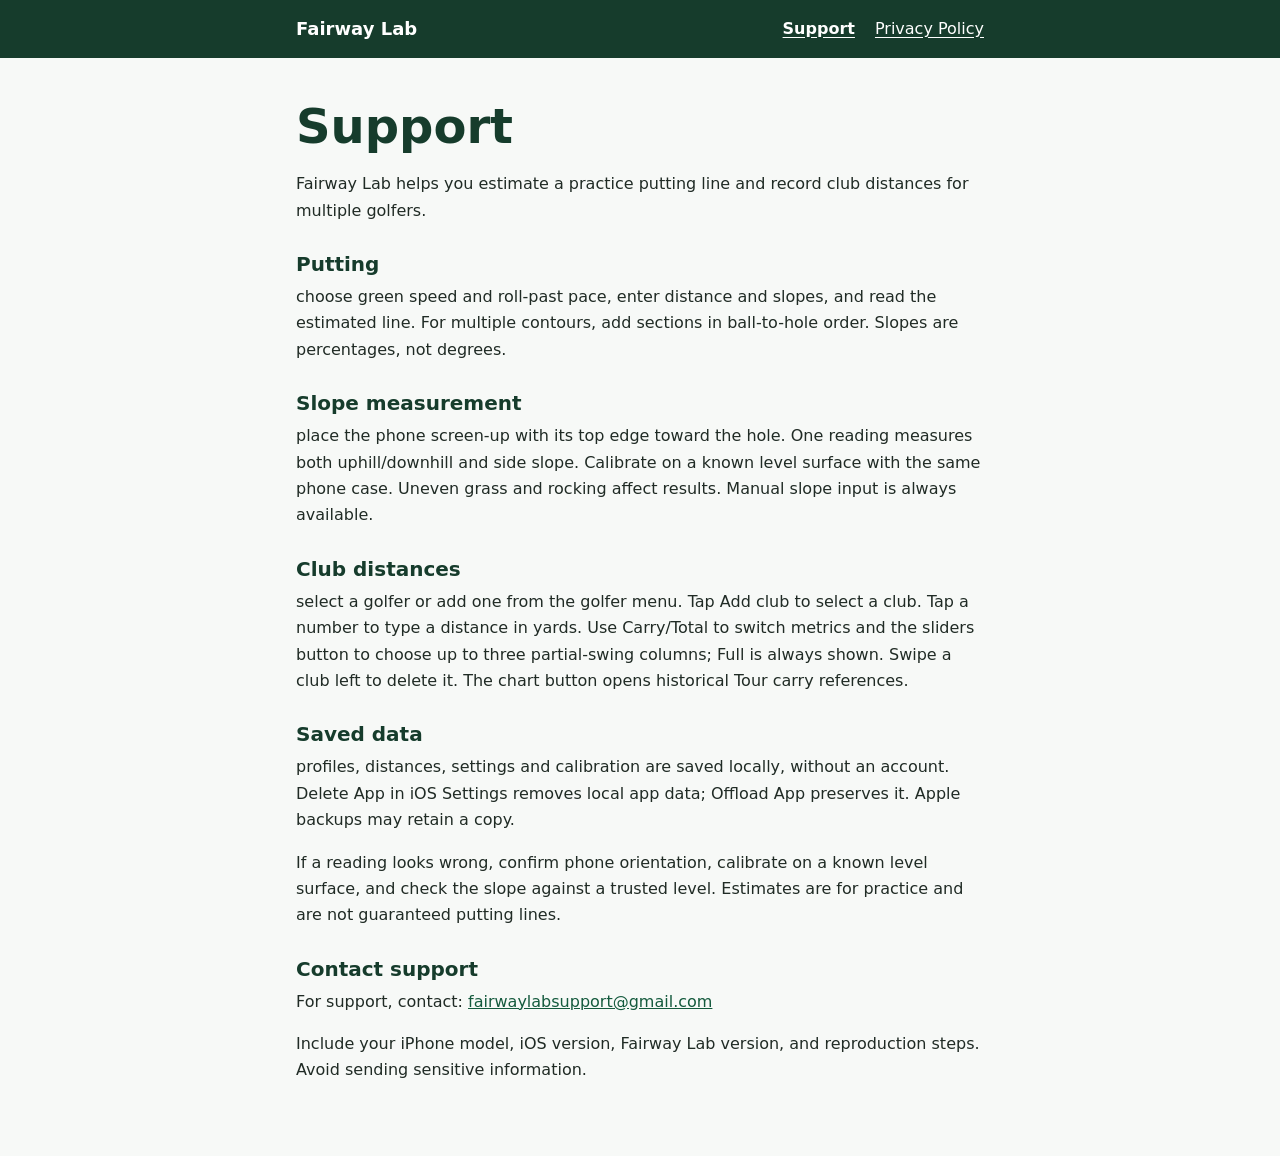
<file: index.html>
<!doctype html>
<html lang="en">
<head>
  <meta charset="utf-8">
  <meta name="viewport" content="width=device-width, initial-scale=1">
  <title>Support | Fairway Lab</title>
  <link rel="stylesheet" href="styles.css">
</head>
<body>
  <header class="site-header">
    <div class="wrap header-content">
      <a class="brand" href="index.html">Fairway Lab</a>
      <nav aria-label="Main navigation">
        <a href="index.html" aria-current="page">Support</a>
      <a href="privacy.html">Privacy Policy</a>
      </nav>
    </div>
  </header>
  <main class="wrap">
    <h1>Support</h1>
    <p>Fairway Lab helps you estimate a practice putting line and record club distances for multiple golfers.</p>
    <h2>Putting</h2>
    <p>choose green speed and roll-past pace, enter distance and slopes, and read the estimated line. For multiple contours, add sections in ball-to-hole order. Slopes are percentages, not degrees.</p>
    <h2>Slope measurement</h2>
    <p>place the phone screen-up with its top edge toward the hole. One reading measures both uphill/downhill and side slope. Calibrate on a known level surface with the same phone case. Uneven grass and rocking affect results. Manual slope input is always available.</p>
    <h2>Club distances</h2>
    <p>select a golfer or add one from the golfer menu. Tap Add club to select a club. Tap a number to type a distance in yards. Use Carry/Total to switch metrics and the sliders button to choose up to three partial-swing columns; Full is always shown. Swipe a club left to delete it. The chart button opens historical Tour carry references.</p>
    <h2>Saved data</h2>
    <p>profiles, distances, settings and calibration are saved locally, without an account. Delete App in iOS Settings removes local app data; Offload App preserves it. Apple backups may retain a copy.</p>
    <p>If a reading looks wrong, confirm phone orientation, calibrate on a known level surface, and check the slope against a trusted level. Estimates are for practice and are not guaranteed putting lines.</p>
    <h2>Contact support</h2>
    <p>For support, contact: <a href="mailto:fairwaylabsupport@gmail.com">fairwaylabsupport@gmail.com</a></p>
    <p>Include your iPhone model, iOS version, Fairway Lab version, and reproduction steps. Avoid sending sensitive information.</p>
  </main>
</body>
</html>
</file>
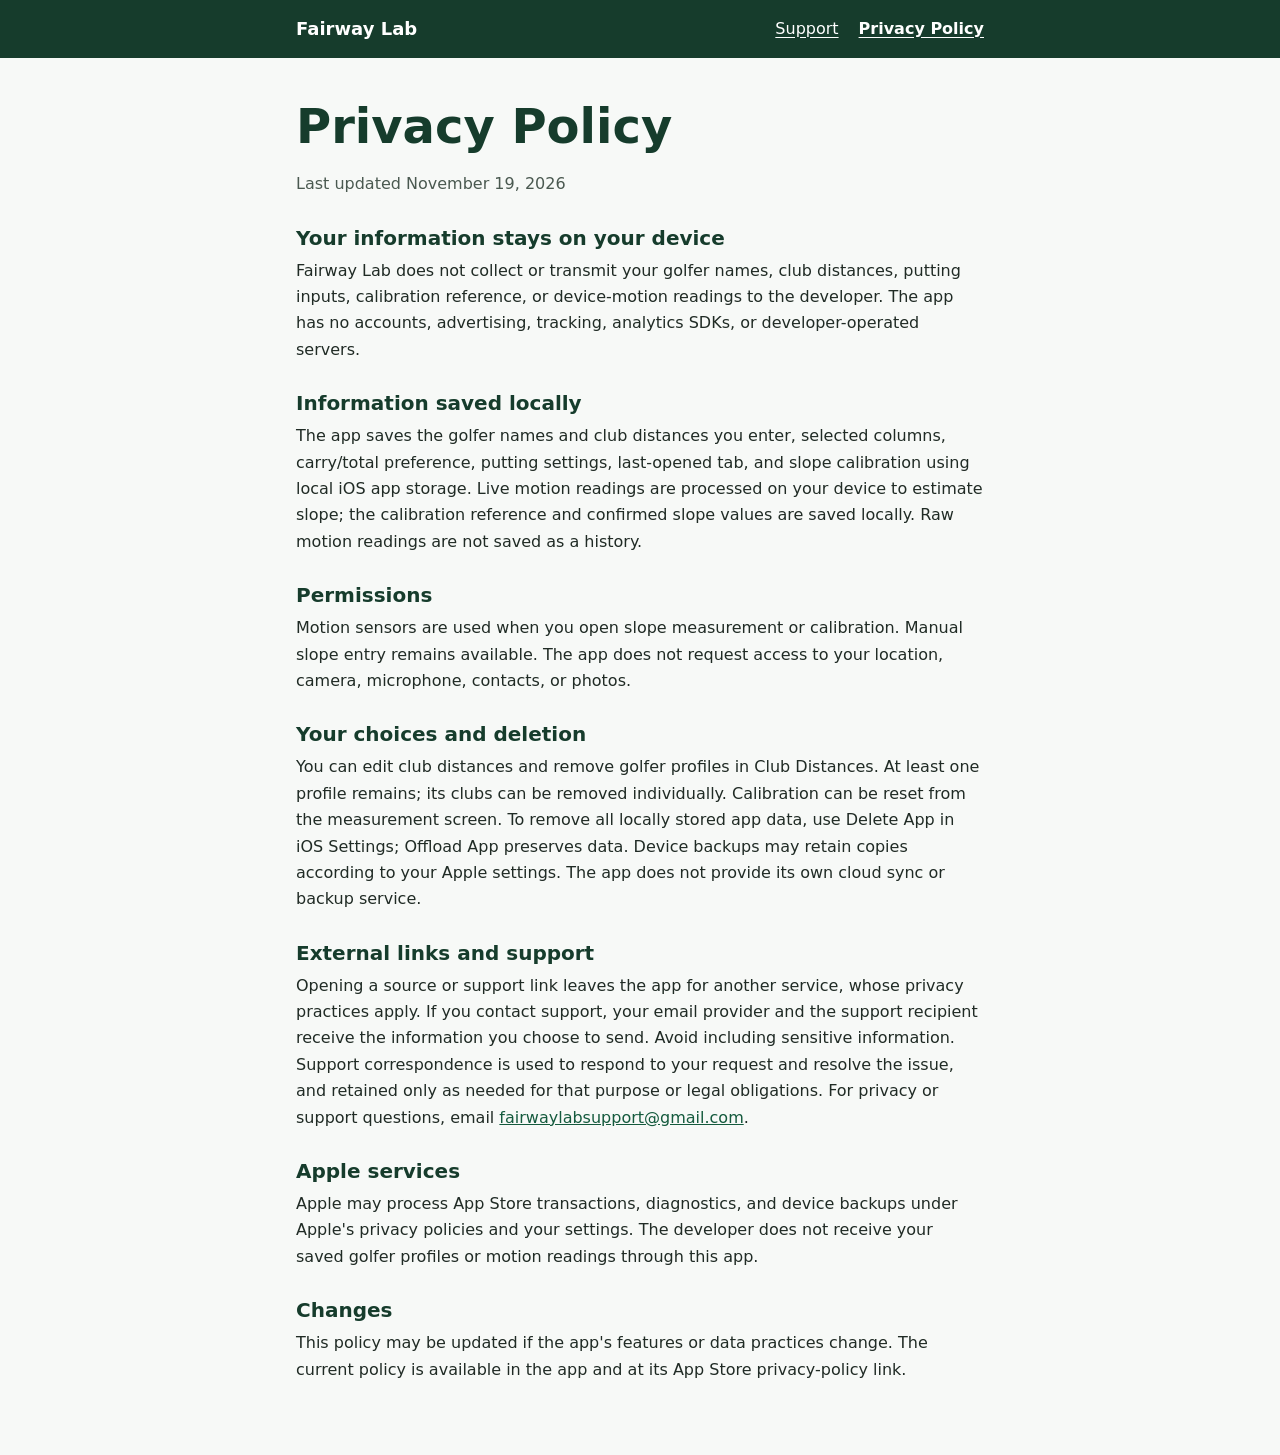
<file: privacy.html>
<!doctype html>
<html lang="en">
<head>
  <meta charset="utf-8">
  <meta name="viewport" content="width=device-width, initial-scale=1">
  <title>Privacy Policy | Fairway Lab</title>
  <link rel="stylesheet" href="styles.css">
</head>
<body>
  <header class="site-header">
    <div class="wrap header-content">
      <a class="brand" href="index.html">Fairway Lab</a>
      <nav aria-label="Main navigation">
        <a href="index.html">Support</a>
      <a href="privacy.html" aria-current="page">Privacy Policy</a>
      </nav>
    </div>
  </header>
  <main class="wrap">
    <h1>Privacy Policy</h1>
    <p class="updated">Last updated <time datetime="2026-11-19">November 19, 2026</time></p>
    <h2>Your information stays on your device</h2>
    <p>Fairway Lab does not collect or transmit your golfer names, club distances, putting inputs, calibration reference, or device-motion readings to the developer. The app has no accounts, advertising, tracking, analytics SDKs, or developer-operated servers.</p>
    <h2>Information saved locally</h2>
    <p>The app saves the golfer names and club distances you enter, selected columns, carry/total preference, putting settings, last-opened tab, and slope calibration using local iOS app storage. Live motion readings are processed on your device to estimate slope; the calibration reference and confirmed slope values are saved locally. Raw motion readings are not saved as a history.</p>
    <h2>Permissions</h2>
    <p>Motion sensors are used when you open slope measurement or calibration. Manual slope entry remains available. The app does not request access to your location, camera, microphone, contacts, or photos.</p>
    <h2>Your choices and deletion</h2>
    <p>You can edit club distances and remove golfer profiles in Club Distances. At least one profile remains; its clubs can be removed individually. Calibration can be reset from the measurement screen. To remove all locally stored app data, use Delete App in iOS Settings; Offload App preserves data. Device backups may retain copies according to your Apple settings. The app does not provide its own cloud sync or backup service.</p>
    <h2>External links and support</h2>
    <p>Opening a source or support link leaves the app for another service, whose privacy practices apply. If you contact support, your email provider and the support recipient receive the information you choose to send. Avoid including sensitive information. Support correspondence is used to respond to your request and resolve the issue, and retained only as needed for that purpose or legal obligations. For privacy or support questions, email <a href="mailto:fairwaylabsupport@gmail.com">fairwaylabsupport@gmail.com</a>.</p>
    <h2>Apple services</h2>
    <p>Apple may process App Store transactions, diagnostics, and device backups under Apple&#x27;s privacy policies and your settings. The developer does not receive your saved golfer profiles or motion readings through this app.</p>
    <h2>Changes</h2>
    <p>This policy may be updated if the app&#x27;s features or data practices change. The current policy is available in the app and at its App Store privacy-policy link.</p>
  </main>
</body>
</html>
</file>
<file: styles.css>
* {
  box-sizing: border-box;
}

body {
  margin: 0;
  background: #f7f9f7;
  color: #202b25;
  font: 1rem/1.65 system-ui, sans-serif;
}

.wrap {
  width: min(100% - 2.5rem, 43rem);
  margin-inline: auto;
}

.site-header {
  background: #163c2c;
  color: #fff;
}

.header-content,
nav {
  display: flex;
  align-items: center;
  flex-wrap: wrap;
  gap: 0.5rem 1.25rem;
}

.header-content {
  justify-content: space-between;
  padding-block: 0.875rem;
}

.site-header a {
  color: inherit;
}

.brand {
  font-size: 1.125rem;
  font-weight: 700;
  text-decoration: none;
}

nav a {
  text-underline-offset: 0.2em;
}

nav a[aria-current="page"] {
  font-weight: 700;
}

main {
  padding-block: 2.5rem 3.5rem;
}

h1,
h2 {
  color: #163c2c;
  line-height: 1.2;
}

h1 {
  margin-block: 0 1rem;
  font-size: clamp(2rem, 6vw, 3rem);
}

h2 {
  margin-block: 1.75rem 0.5rem;
  font-size: 1.25rem;
}

p {
  margin-block: 0 1rem;
}

main a {
  color: #145a3d;
  overflow-wrap: anywhere;
}

.updated {
  color: #4a5950;
}
</file>
